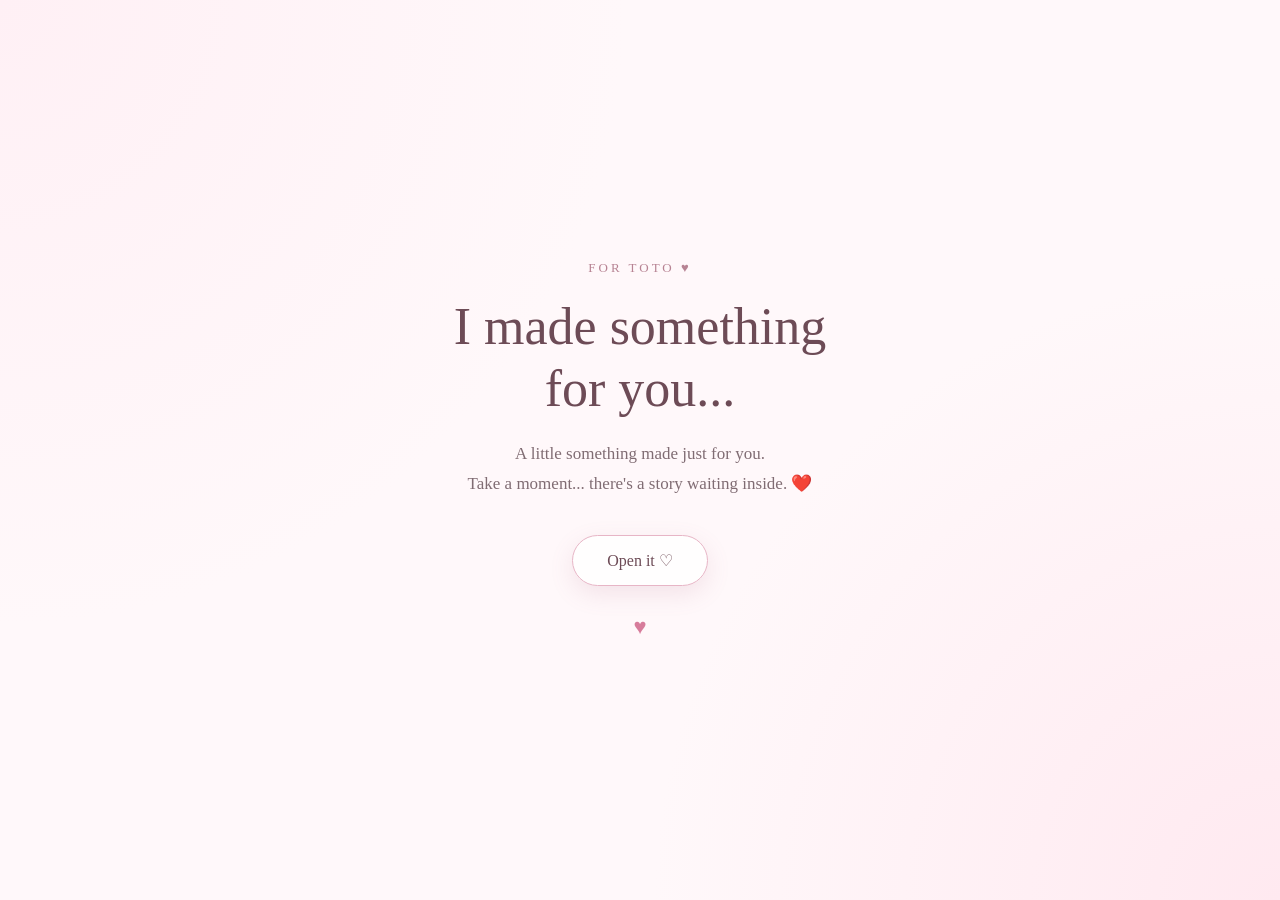
<file: index.html>
<!DOCTYPE html>
<html lang="en">
<head>
    <meta charset="UTF-8">
    <meta name="viewport" content="width=device-width, initial-scale=1.0">

    <title>A Little Something For You ❤️</title>

    <style>
        * {
            margin: 0;
            padding: 0;
            box-sizing: border-box;
        }

        body {
            min-height: 100vh;
            overflow: hidden;

            display: flex;
            justify-content: center;
            align-items: center;

            background:
                radial-gradient(circle at top left, #fff0f5, transparent 40%),
                radial-gradient(circle at bottom right, #ffe9f0, transparent 40%),
                #fff8fa;

            font-family: Georgia, "Times New Roman", serif;
            color: #6d4b56;
        }

        .welcome {
            text-align: center;
            padding: 30px;
            max-width: 600px;

            animation: fadeIn 1.5s ease forwards;
        }

        .small-text {
            font-size: 13px;
            letter-spacing: 3px;
            text-transform: uppercase;

            color: #b78393;

            margin-bottom: 20px;
        }

        h1 {
            font-size: clamp(34px, 8vw, 52px);
            font-weight: normal;
            line-height: 1.2;

            margin-bottom: 18px;
        }

        .message {
            font-size: 17px;
            line-height: 1.8;

            color: #806c73;

            margin-bottom: 35px;
        }

        .open-button {
            display: inline-block;

            padding: 15px 34px;

            background: rgba(255, 255, 255, 0.9);

            color: #6d4b56;
            text-decoration: none;

            border: 1px solid #e7b5c6;
            border-radius: 40px;

            font-size: 16px;

            box-shadow:
                0 8px 25px rgba(170, 100, 125, 0.14);

            transition: all 0.3s ease;
        }

        .open-button:hover {
            transform: translateY(-4px) scale(1.03);

            box-shadow:
                0 14px 30px rgba(170, 100, 125, 0.20);
        }

        .heart {
            margin-top: 28px;

            font-size: 22px;
            color: #d77c9b;

            animation: heartbeat 1.8s infinite ease-in-out;
        }

        /* Floating hearts */
        .floating-heart {
            position: fixed;

            color: #e8b4c5;
            opacity: 0.4;

            pointer-events: none;

            animation: float 5s linear infinite;
        }

        .heart1 {
            left: 12%;
            bottom: -30px;
            font-size: 20px;
            animation-delay: 0s;
        }

        .heart2 {
            left: 75%;
            bottom: -30px;
            font-size: 16px;
            animation-delay: 1s;
        }

        .heart3 {
            left: 88%;
            bottom: -30px;
            font-size: 24px;
            animation-delay: 2s;
        }

        .heart4 {
            left: 30%;
            bottom: -30px;
            font-size: 14px;
            animation-delay: 3s;
        }

        @keyframes fadeIn {
            from {
                opacity: 0;
                transform: translateY(15px);
            }

            to {
                opacity: 1;
                transform: translateY(0);
            }
        }

        @keyframes heartbeat {
            0%, 100% {
                transform: scale(1);
            }

            50% {
                transform: scale(1.15);
            }
        }

        @keyframes float {
            0% {
                transform: translateY(0) rotate(0deg);
                opacity: 0;
            }

            15% {
                opacity: 0.35;
            }

            85% {
                opacity: 0.35;
            }

            100% {
                transform: translateY(-110vh) rotate(25deg);
                opacity: 0;
            }
        }

        @media (max-width: 600px) {
            .welcome {
                padding: 25px;
            }

            .message {
                font-size: 15px;
            }

            .open-button {
                padding: 14px 30px;
            }
        }
    </style>
</head>

<body>

    <!-- Floating hearts -->
    <div class="floating-heart heart1">♡</div>
    <div class="floating-heart heart2">♡</div>
    <div class="floating-heart heart3">♡</div>
    <div class="floating-heart heart4">♡</div>

    <main class="welcome">

        <div class="small-text">
            For Toto ♥️
        </div>

        <h1>
            I made something<br>
            for you...
        </h1>

        <p class="message">
            A little something made just for you.<br>
            Take a moment... there's a story waiting inside. ❤️
        </p>

        <a href="home.html" class="open-button">
            Open it ♡
        </a>

        <div class="heart">
            ♥
        </div>

    </main>

</body>
</html>
</file>
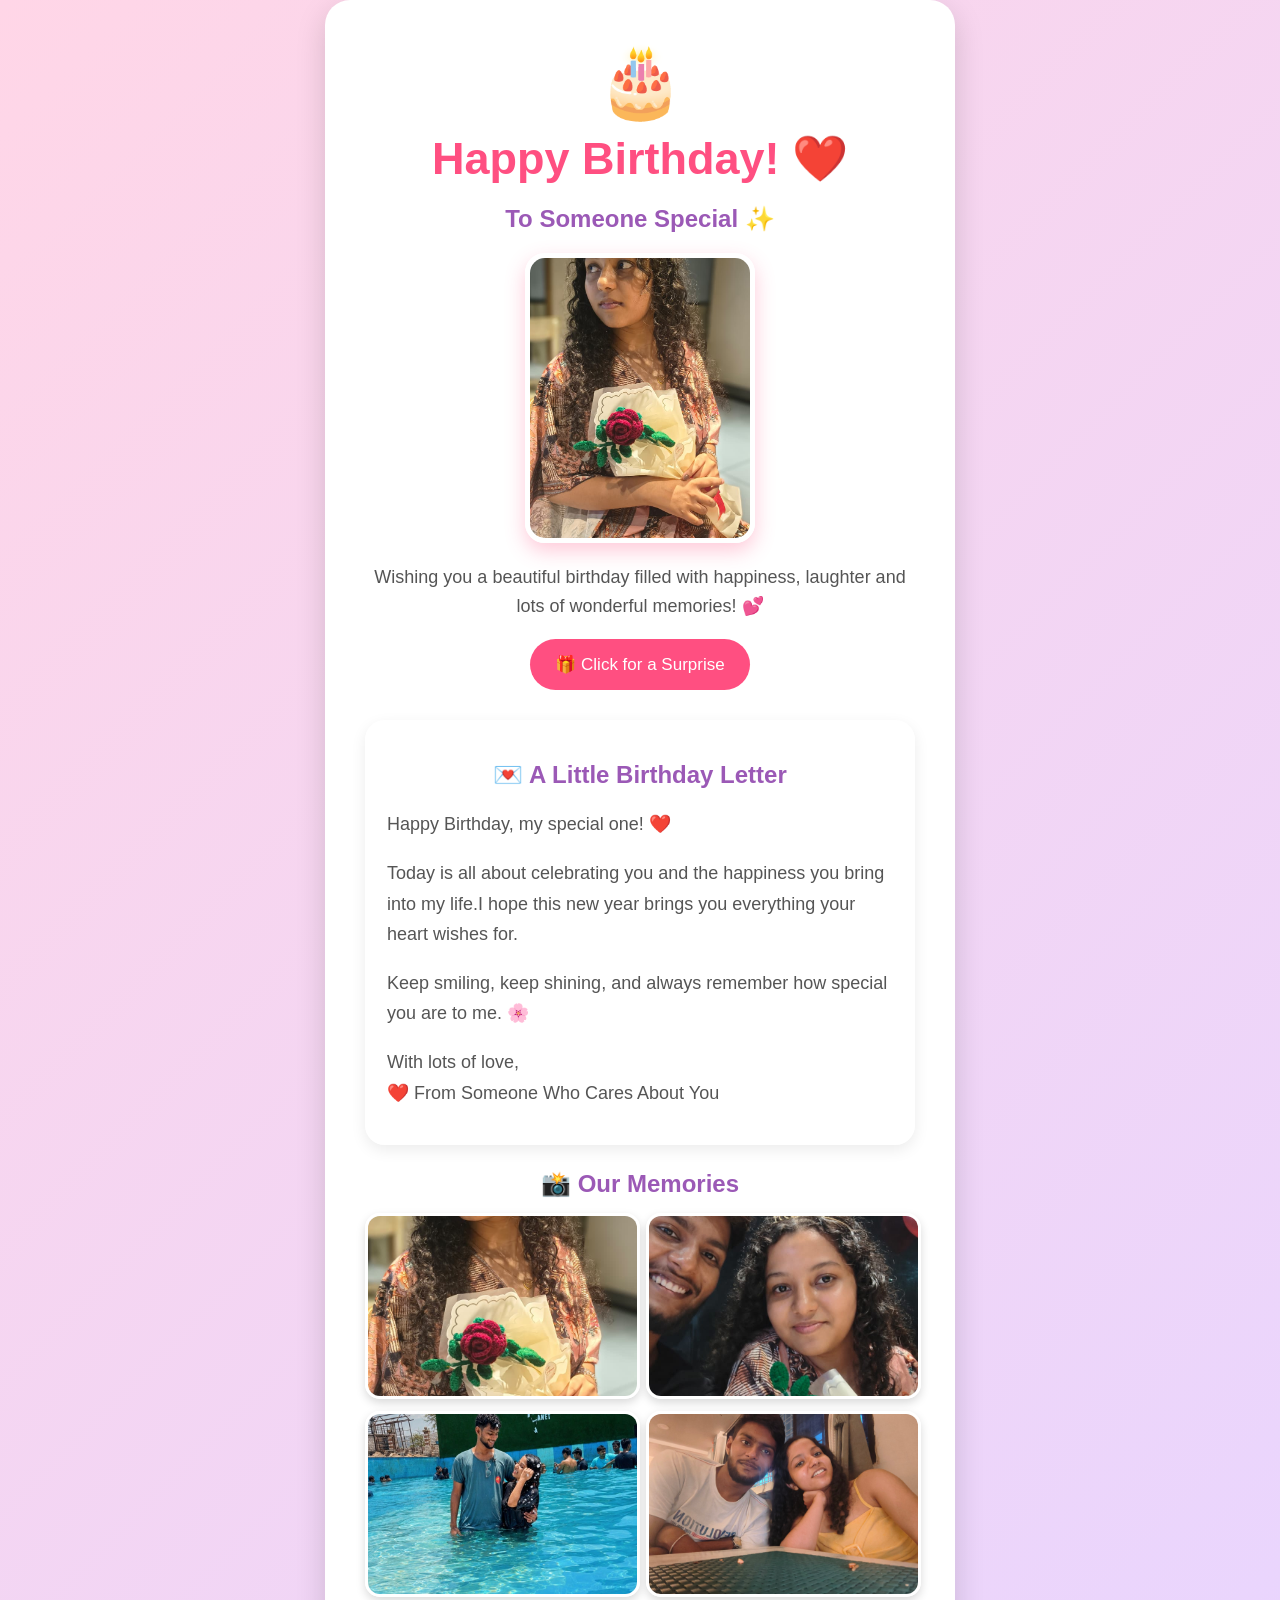
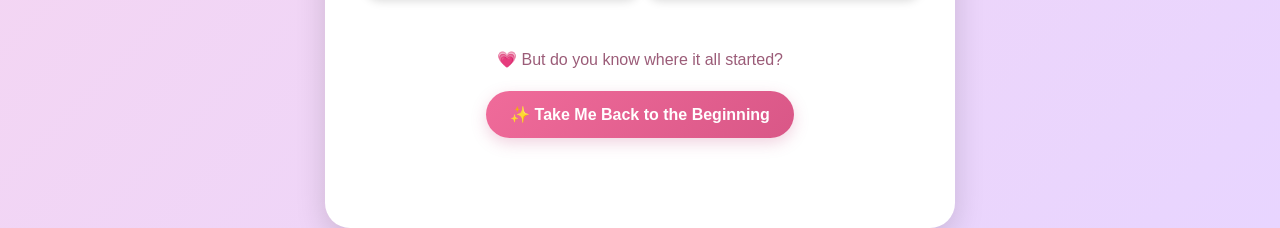
<file: home.html>
<!DOCTYPE html>
<html lang="en">
<head>
    <meta charset="UTF-8">
    <meta name="viewport" content="width=device-width, initial-scale=1.0">
    <title>Happy Birthday ❤️</title>

    <link rel="stylesheet" href="style.css">
</head>

<body>

    <div class="birthday-card">

        <div class="emoji">🎂</div>

        <h1>Happy Birthday! ❤️</h1>

        <h2>To Someone Special ✨</h2>

        <img src="images/birthday.jpg.jpeg" alt="Birthday Photo" class="birthday-photo">

        <p>
            Wishing you a beautiful birthday filled with
            happiness, laughter and lots of wonderful memories! 💕
        </p>

  <button onclick="showSurprise()">🎁 Click for a Surprise</button>

<div id="surprise"></div>

<div class="letter">
    <h2>💌 A Little Birthday Letter</h2>

    <p>
        Happy Birthday, my special one! ❤️
    </p>

    <p>
        Today is all about celebrating you and the happiness
        you bring into my life.I hope this new year brings 
        you everything your heart wishes for.
    </p>

    <p>
        Keep smiling, keep shining, and always remember
        how special you are to me. 🌸
    </p>

    <p>
        With lots of love,<br>
        ❤️ From Someone Who Cares About You
    </p>
</div>

<div class="gallery">
    <h2>📸 Our Memories</h2>

    <div class="photo-grid">
       <img src="images/birthday.jpg.jpeg" alt="Memory 1">
<img src="images/photo2.jpg.jpeg" alt="Memory 2">
<img src="images/photo3.jpg.jpeg" alt="Memory 3">
<img src="images/photo4.jpg.jpeg" alt="Memory 4">
    </div>
</div>
<div class="story-link">
    <p>💗 But do you know where it all started?</p>

    <a href="story.html">
        ✨ Take Me Back to the Beginning
    </a>
</div>
<div class="hearts">
    <span>❤️</span>
    <span>💕</span>
    <span>💖</span>
    <span>💗</span>
    <span>💝</span>
</div>

    </div>

    <script src="script.js"></script>
</body>
</html>
</file>
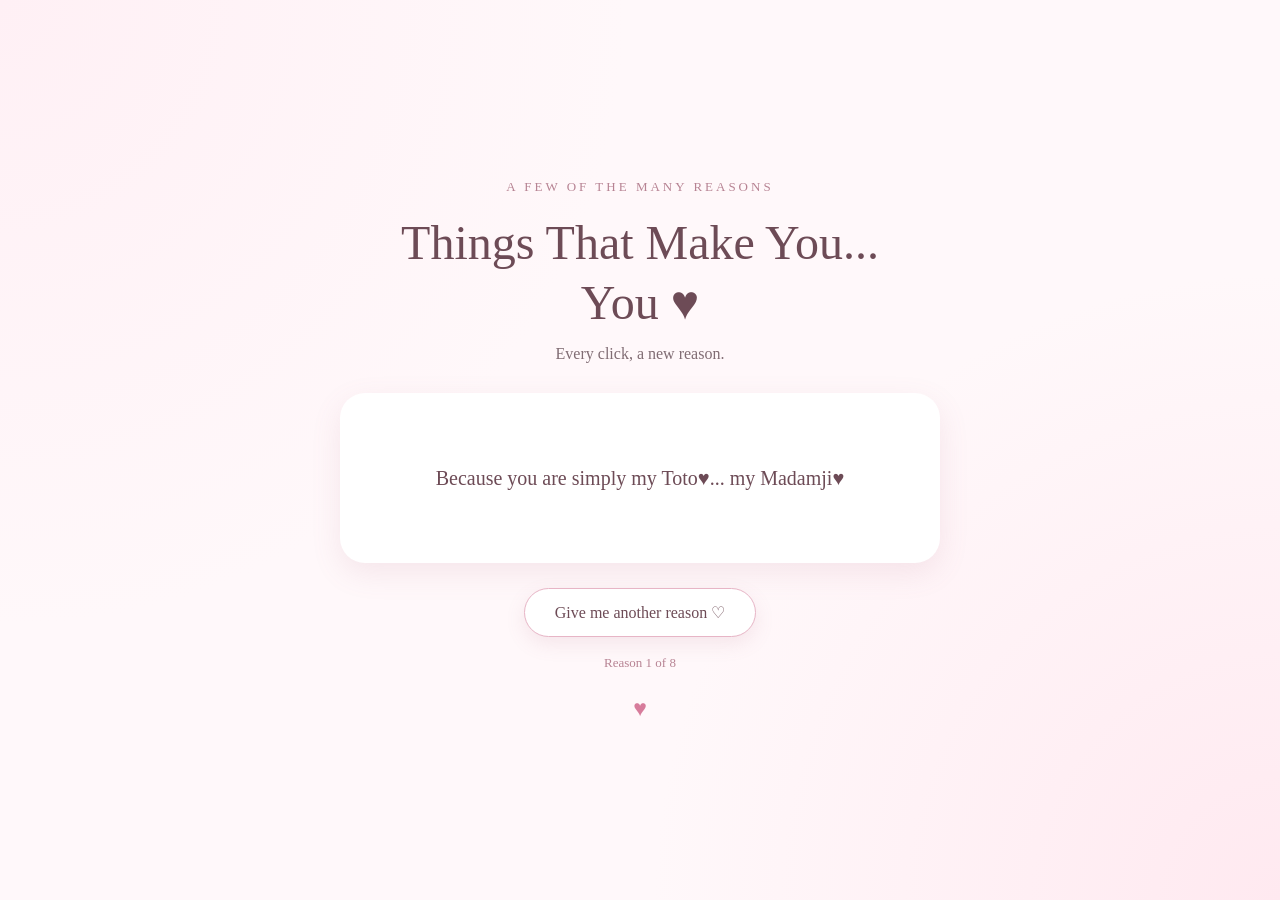
<file: reasons.html>
<!DOCTYPE html>
<html lang="en">
<head>
    <meta charset="UTF-8">
    <meta name="viewport" content="width=device-width, initial-scale=1.0">

    <title>Things That Make You... You ❤️</title>

    <style>
        * {
            margin: 0;
            padding: 0;
            box-sizing: border-box;
        }

        body {
            min-height: 100vh;
            display: flex;
            justify-content: center;
            align-items: center;

            background:
                radial-gradient(circle at top left, #fff0f5, transparent 40%),
                radial-gradient(circle at bottom right, #ffe9f0, transparent 40%),
                #fff8fa;

            font-family: Georgia, "Times New Roman", serif;
            color: #6d4b56;

            padding: 25px;
        }

        .reasons-page {
            width: 100%;
            max-width: 600px;
            text-align: center;
        }

        .small-text {
            font-size: 13px;
            letter-spacing: 3px;
            text-transform: uppercase;
            color: #b78393;
            margin-bottom: 18px;
        }

        h1 {
            font-size: clamp(32px, 8vw, 48px);
            font-weight: normal;
            line-height: 1.25;
            margin-bottom: 12px;
        }

        .subtitle {
            color: #806c73;
            font-size: 16px;
            margin-bottom: 30px;
        }

        /* Reason box */

        .reason-box {
            background: #ffffff;

            min-height: 170px;

            padding: 35px 30px;

            border-radius: 25px;

            display: flex;
            justify-content: center;
            align-items: center;

            box-shadow: 0 10px 30px rgba(170, 100, 125, 0.12);

            margin-bottom: 25px;
        }

        #reason {
            font-size: 20px;
            line-height: 1.7;
            color: #6d4b56;

            transition: opacity 0.3s ease;
        }

        /* Button */

        .reason-button {
            border: 1px solid #e7b5c6;

            background: #ffffff;

            color: #6d4b56;

            padding: 14px 30px;

            border-radius: 30px;

            font-family: Georgia, "Times New Roman", serif;

            font-size: 16px;

            cursor: pointer;

            box-shadow: 0 7px 20px rgba(170, 100, 125, 0.12);

            transition: all 0.3s ease;
        }

        .reason-button:hover {
            transform: translateY(-3px);

            box-shadow: 0 12px 25px rgba(170, 100, 125, 0.18);
        }

        .counter {
            margin-top: 18px;

            font-size: 13px;

            color: #b78393;
        }

        .heart {
            margin-top: 25px;

            font-size: 23px;

            color: #d77c9b;

            animation: heartbeat 1.8s infinite ease-in-out;
        }

        @keyframes heartbeat {
            0%, 100% {
                transform: scale(1);
            }

            50% {
                transform: scale(1.15);
            }
        }

        @media (max-width: 600px) {

            body {
                padding: 20px;
            }

            .reason-box {
                min-height: 190px;
                padding: 30px 22px;
            }

            #reason {
                font-size: 18px;
            }

            .subtitle {
                font-size: 15px;
            }
        }

   .final-message {
    display: block; !important;
    margin-top: 30px;
    padding: 20px 25px;
    color: #806c73;
    font-size: 17px;
    line-height: 1.7;
    text-align: center;
}

.final-message.show {
    display: block;
}

 </style>
</head>

<body>

    <main class="reasons-page">

        <div class="small-text">
            A few of the many reasons
        </div>

        <h1>
            Things That Make You...<br>
            You ♥️
        </h1>

        <p class="subtitle">
            Every click, a new reason.
        </p>

        <div class="reason-box">
            <p id="reason">
                Because you are simply my Toto♥️... my Madamji♥️
            </p>
        </div>

        <button class="reason-button" onclick="nextReason()">
            Give me another reason ♡
        </button>

        <div class="counter" id="counter">
            Reason 1 of 8
        </div>

        <div class="heart">
            ♥
        </div>

        <div id="final-message" style="display: block !important; margin-top: 30px; padding: 20px 25px; text-align: center; color: #806c73; font-size: 17px; line-height: 1.7;">
    And after all these reasons, there's still one thing I know for sure...<br>
    I'm really lucky to have you. ❤️
</div>

    </main>


    <script>

        const reasons = [

            "Because you are simply my Toto♥️... my Madamji♥️",

            "Because you are always Khi khi khi khi with me... Hehe😁",

            "Because you are the most beautiful soul I have met 😘",

            "Because aapke sath random conversation become memory 💗",

            "Because your adorablely Masoom sometime ♥️ (Everytime)",

            "Because you can make me laugh without even trying 😙",

            "Because behind all the nakhre and Taane, there is a very caring person ♥️🫂",

            "Because... jitni bhi reason du kam hai yaar...<br><br>I LOVE YOU😘"

        ];

        let currentReason = 0;


        function nextReason() {

            currentReason++;

            if (currentReason >= reasons.length) {
                currentReason = 0;
            }

            const reasonElement = document.getElementById("reason");

            reasonElement.style.opacity = "0";

            setTimeout(() => {

                reasonElement.innerHTML = reasons[currentReason];

                reasonElement.style.opacity = "1";

                document.getElementById("counter").textContent =
                    "Reason " + (currentReason + 1) + " of " + reasons.length;

            }, 250);
        }

       if (currentReason === reasons.length - 1) {
    document.getElementById("final-message").style.display = "block";
} else {
    document.getElementById("final-message").style.display = "none";
}

    </script>

</body>
</html>
</file>
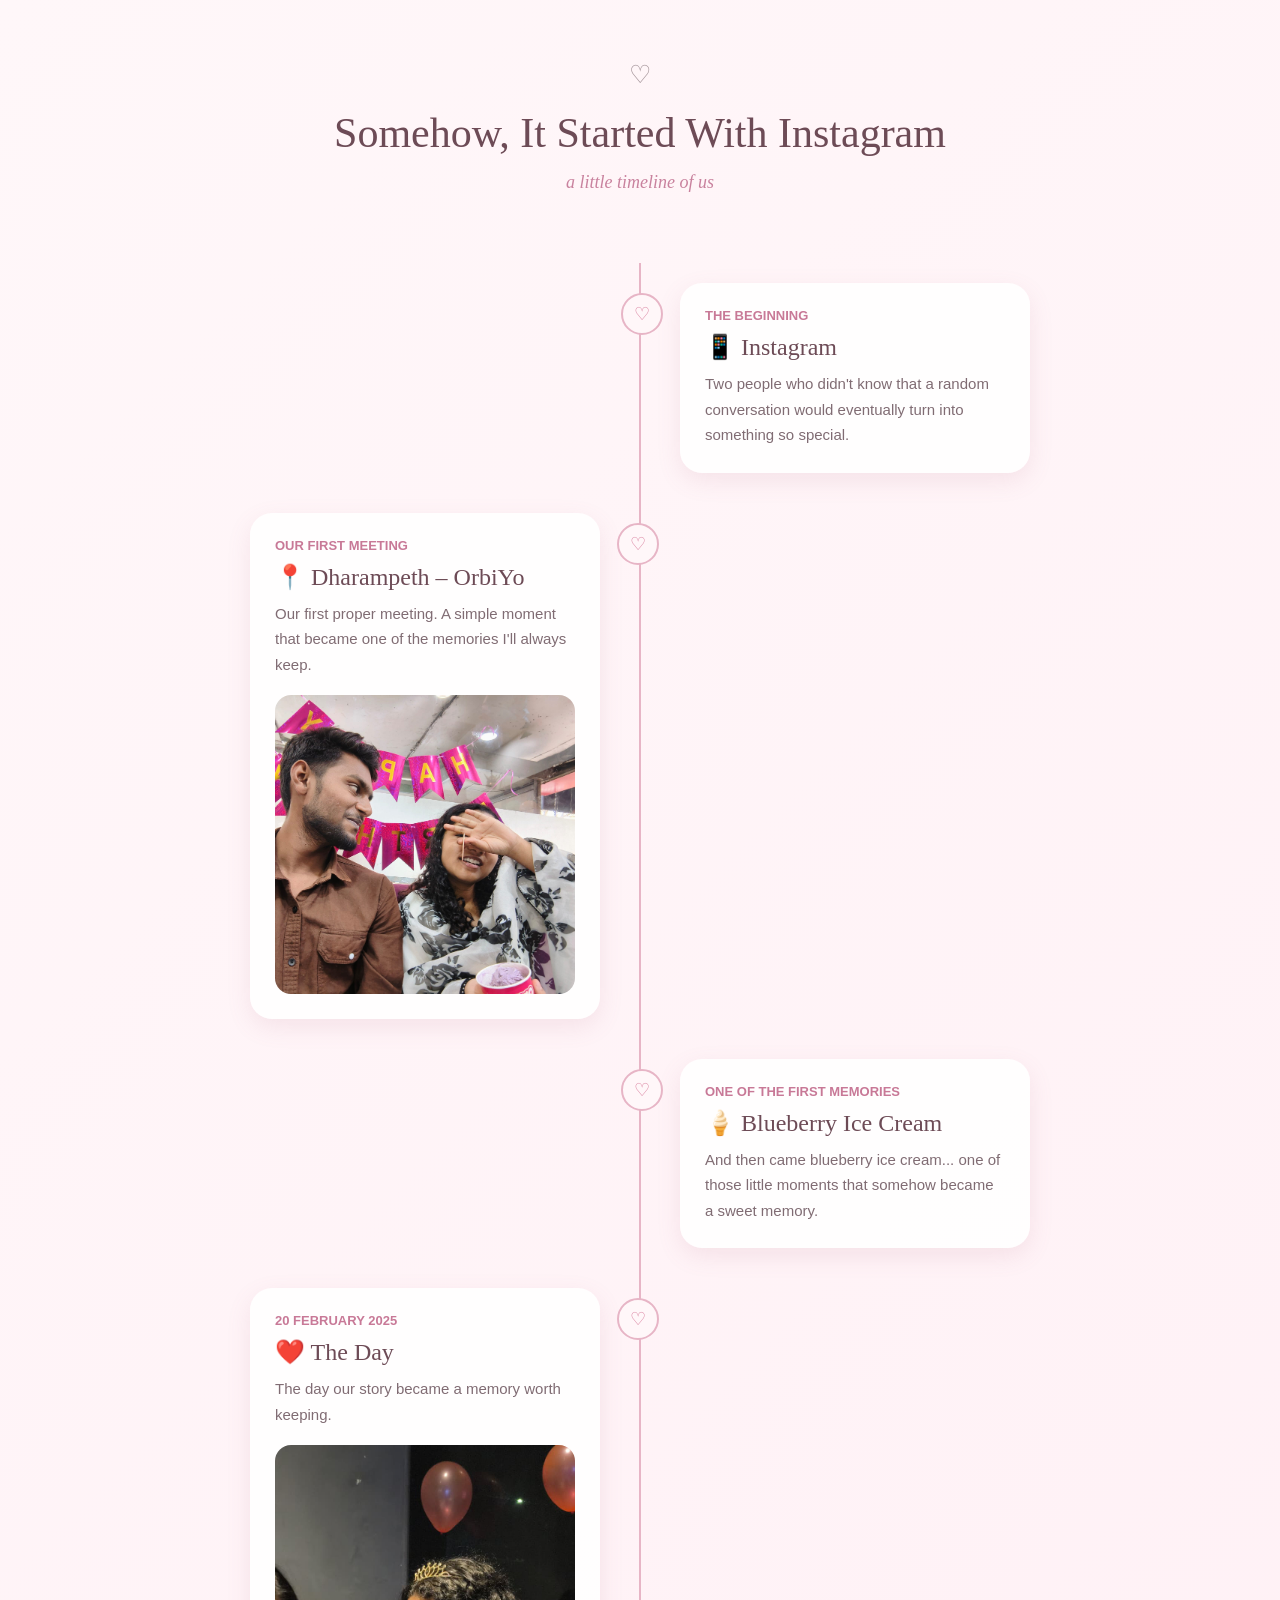
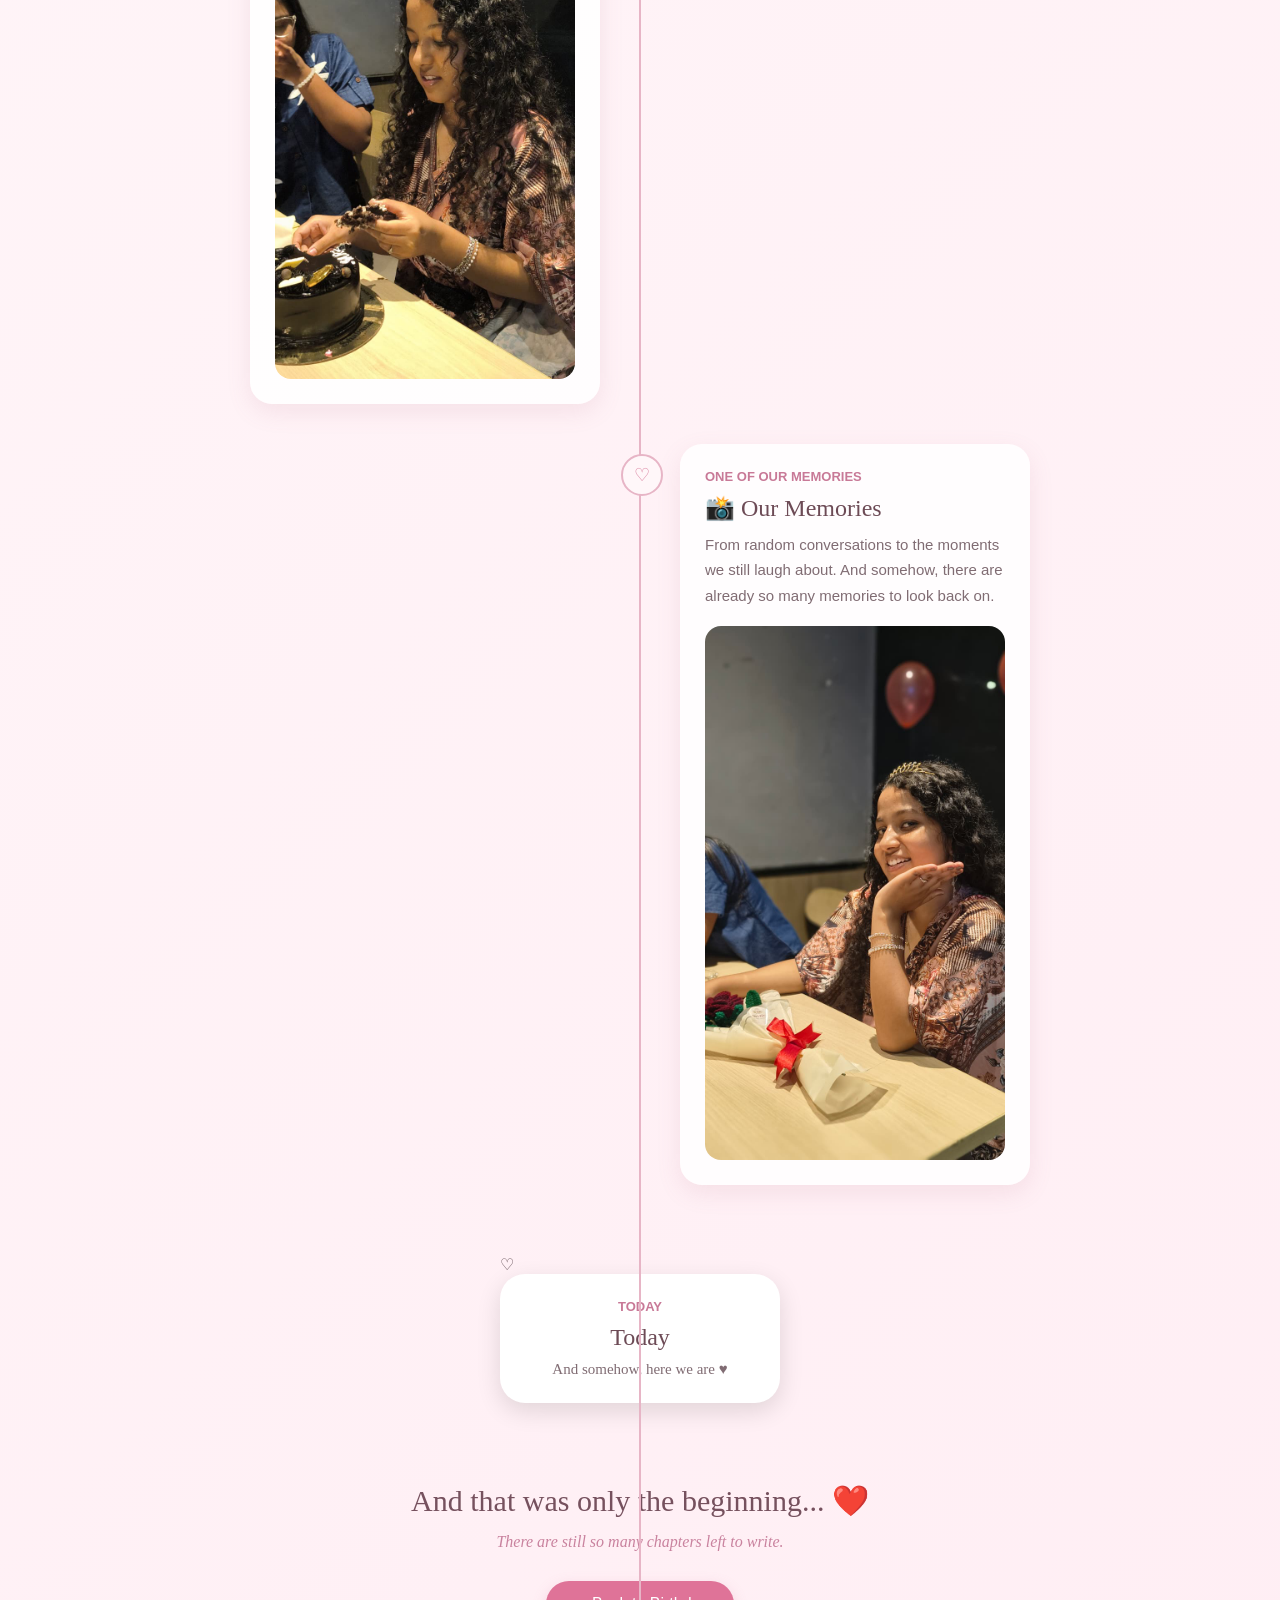
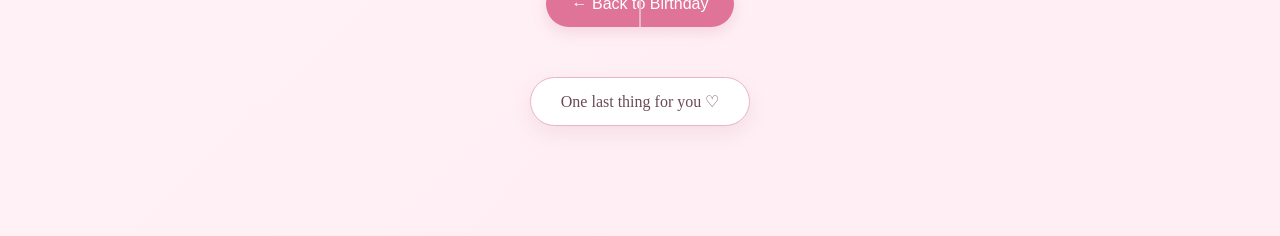
<file: story.html>
<!DOCTYPE html>
<html lang="en">
<head>
    <meta charset="UTF-8">
    <meta name="viewport" content="width=device-width, initial-scale=1.0">

    <title>How It All Started ❤️</title>

    <style>
        * {
            box-sizing: border-box;
            margin: 0;
            padding: 0;
        }

        body {
            font-family: Georgia, serif;
            background: linear-gradient(135deg, #fff7f9, #ffeef4);
            color: #5f4b52;
            overflow-x: hidden;
        }

        .story-page {
            max-width: 900px;
            margin: auto;
            padding: 60px 20px;
        }

        /* HEADER */

        .header {
            text-align: center;
            margin-bottom: 70px;
        }

        .heart {
            font-size: 25px;
            opacity: 0.6;
            margin-bottom: 20px;
        }

        .header h1 {
            font-size: 42px;
            font-weight: normal;
            color: #6d4b56;
            margin-bottom: 15px;
        }

        .header p {
            font-size: 18px;
            color: #c9829e;
            font-style: italic;
        }

        /* TIMELINE */

        .timeline {
            position: relative;
        }

        .timeline::before {
            content: "";
            position: absolute;
            left: 50%;
            top: 0;
            bottom: 0;
            width: 2px;
            background: #e7b5c6;
            transform: translateX(-50%);
        }

        .event {
            width: 50%;
            padding: 20px 40px;
            position: relative;
            opacity: 0;
            transform: translateY(40px);
            animation: appear 0.8s ease forwards;
        }

        .event:nth-child(1) {
            animation-delay: 0.2s;
        }

        .event:nth-child(2) {
            animation-delay: 0.4s;
        }

        .event:nth-child(3) {
            animation-delay: 0.6s;
        }

        .event:nth-child(4) {
            animation-delay: 0.8s;
        }

        .event:nth-child(5) {
            animation-delay: 1s;
        }

        .left {
            left: 0;
            text-align: right;
        }

        .right {
            left: 50%;
        }

        .card {
            background: rgba(255, 255, 255, 0.85);
            padding: 25px;
            border-radius: 22px;
            box-shadow: 0 8px 25px rgba(170, 100, 125, 0.12);
            display: inline-block;
            max-width: 360px;
            text-align: left;
        }

        .card h2 {
            font-size: 24px;
            font-weight: normal;
            color: #6d4b56;
            margin-bottom: 10px;
        }

        .card p {
            font-family: Arial, sans-serif;
            font-size: 15px;
            line-height: 1.7;
            color: #806c73;
        }

        .date {
            font-family: Arial, sans-serif;
            font-size: 13px;
            color: #c87997;
            margin-bottom: 10px;
            font-weight: bold;
        }

        /* PHOTO */

        .card img {
            width: 100%;
            margin-top: 18px;
            border-radius: 16px;
            display: block;
        }

        /* TIMELINE DOT */

        .event::after {
            content: "♡";
            position: absolute;
            top: 30px;
            width: 38px;
            height: 38px;
            background: #fff7f9;
            border: 2px solid #e7b5c6;
            border-radius: 50%;
            display: flex;
            align-items: center;
            justify-content: center;
            color: #d77c9b;
            font-size: 18px;
            z-index: 2;
        }

        .left::after {
            right: -19px;
        }

        .right::after {
            left: -19px;
        }

        /* END */

        .ending {
            text-align: center;
            margin-top: 80px;
        }

        .ending h2 {
            font-size: 30px;
            font-weight: normal;
            color: #76515e;
        }

        .ending p {
            margin-top: 15px;
            color: #c9829e;
            font-style: italic;
        }

        .back-btn {
            display: inline-block;
            margin-top: 30px;
            padding: 14px 26px;
            border-radius: 30px;
            background: #df7398;
            color: white;
            text-decoration: none;
            font-family: Arial, sans-serif;
            box-shadow: 0 5px 15px rgba(200, 100, 140, 0.2);
        }

        @keyframes appear {
            to {
                opacity: 1;
                transform: translateY(0);
            }
        }

        /* MOBILE */

        @media (max-width: 650px) {

            .story-page {
                padding: 45px 15px;
            }

            .header h1 {
                font-size: 31px;
            }

            .header p {
                font-size: 16px;
            }

            .timeline::before {
                left: 20px;
            }

            .event,
            .left,
            .right {
                width: 100%;
                left: 0;
                padding: 20px 10px 20px 55px;
                text-align: left;
            }

            .card {
                width: 100%;
                max-width: none;
            }

            .event::after,
            .left::after,
            .right::after {
                left: 1px;
                right: auto;
            }
        }
    </style>
</head>

<body>

<div class="story-page">

    <div class="header">
        <div class="heart">♡</div>

        <h1>Somehow, It Started With Instagram</h1>

        <p>a little timeline of us</p>
    </div>


    <div class="timeline">

        <!-- EVENT 1 -->

        <div class="event right">

            <div class="card">

                <div class="date">THE BEGINNING</div>

                <h2>📱 Instagram</h2>

                <p>
                    Two people who didn't know that
                    a random conversation would eventually
                    turn into something so special.
                </p>

            </div>

        </div>


        <!-- EVENT 2 -->

 <div class="event left">

    <div class="card">

        <div class="date">OUR FIRST MEETING</div>

        <h2>📍 Dharampeth – OrbiYo</h2>

        <p>
            Our first proper meeting.
            A simple moment that became one of
            the memories I'll always keep.
        </p>

        <img src="images/dharampeth.jpg.jpeg" alt="Our first meeting">

    </div>

</div>


        <!-- EVENT 3 -->

        <div class="event right">

            <div class="card">

                <div class="date">ONE OF THE FIRST MEMORIES</div>

                <h2>🍦 Blueberry Ice Cream</h2>

                <p>
                    And then came blueberry ice cream...
                    one of those little moments that
                    somehow became a sweet memory.
                </p>

            </div>

        </div>


        <!-- EVENT 4 -->

  <div class="event left">

    <div class="card">

        <div class="date">20 FEBRUARY 2025</div>

        <h2>❤️ The Day</h2>

        <p>
            The day our story became
            a memory worth keeping.
        </p>

        <img src="images/february-20.jpg.jpeg" alt="20 February 2025">

    </div>

</div>


        <!-- EVENT 5 -->

<div class="event right">

    <div class="card">

        <div class="date">ONE OF OUR MEMORIES</div>

        <h2>📸 Our Memories</h2>

        <p>
            From random conversations
            to the moments we still laugh about.
            And somehow, there are already
            so many memories to look back on.
        </p>

        <img src="images/memories.jpg.jpeg" alt="One of our memories">

    </div>

</div>


      <div style="
      display: flex;
      justify-content: center;
      width: 100%;
      margin: 50px 0 30px 0;
">

<div class="today">

    <!-- Heart circle on the timeline -->
     <div class="today-dot">♡</div>

     <!-- White Today box -->
    <div style="
        background: white;
        padding: 25px 35px;
        border-radius: 25px;
        width: 280px;
        text-align: center;
        box-shadow: 0 8px 25px rgba(0,0,0,0.12);
        box-sizing: border-box;
    ">
        
        <div class="date">TODAY</div>

        <h2 style="
            margin: 8px 0 10px 0;
            color: #6d4b56;
            font-size: 24px;
            font-weight: normal;
        ">
            Today
        </h2>

        <p style="
            margin: 0;
            color: #806c73;
            font-size: 15px;
        ">
            And somehow, here we are ♥️
        </p>

    </div>

</div>

    </div>


    <div class="ending">

        <h2>And that was only the beginning... ❤️</h2>

        <p>There are still so many chapters left to write.</p>

        <a href="index.html" class="back-btn">
            ← Back to Birthday
        </a>

    </div>

</div>

<div style="
    text-align: center;
    margin: 50px 0;
">

    <a href="reasons.html" style="
        display: inline-block;
        padding: 14px 30px;
        background: white;
        color: #6d4b56;
        text-decoration: none;
        border: 1px solid #e7b5c6;
        border-radius: 30px;
        font-size: 16px;
        box-shadow: 0 8px 20px rgba(170, 100, 125, 0.12);
    ">
        One last thing for you ♡
    </a>

</div>

</body>
</html>
</file>
<file: style.css>
body {
    margin: 0;
    min-height: 100vh;
    display: flex;
    justify-content: center;
    align-items: center;
    text-align: center;

    background: linear-gradient(135deg, #ffd6e7, #e8d5ff);
    font-family: Arial, sans-serif;
}

.birthday-card {
    width: 80%;
    max-width: 550px;
    padding: 40px;
    background: white;
    border-radius: 25px;
    box-shadow: 0 10px 30px rgba(0, 0, 0, 0.15);
}

.emoji {
    font-size: 70px;
}

h1 {
    color: #ff4f81;
    font-size: 45px;
    margin: 10px 0;
}

h2 {
    color: #9b59b6;
}

p {
    color: #555;
    font-size: 18px;
    line-height: 1.6;
}

button {
    border: none;
    padding: 15px 25px;
    border-radius: 30px;
    background: #ff4f81;
    color: white;
    font-size: 17px;
    cursor: pointer;
}

.birthday-photo {
    width: 220px;
    height: 280px;
    object-fit: cover;
    border-radius: 20px;
    margin: 20px auto;
    display: block;
    border: 5px solid white;
    box-shadow: 0 8px 20px rgba(255, 80, 130, 0.3);
}

.hearts {
    position: fixed;
    top: 0;
    left: 0;
    width: 100%;
    height: 100%;
    pointer-events: none;
    overflow: hidden;
}

.hearts span {
    position: absolute;
    bottom: -50px;
    font-size: 25px;
    animation: floatHeart 6s linear infinite;
}

.hearts span:nth-child(1) {
    left: 10%;
    animation-delay: 0s;
}

.hearts span:nth-child(2) {
    left: 30%;
    animation-delay: 2s;
}

.hearts span:nth-child(3) {
    left: 50%;
    animation-delay: 1s;
}

.hearts span:nth-child(4) {
    left: 70%;
    animation-delay: 3s;
}

.hearts span:nth-child(5) {
    left: 90%;
    animation-delay: 4s;
}

@keyframes floatHeart {
    0% {
        transform: translateY(0);
        opacity: 0;
    }

    20% {
        opacity: 1;
    }

    100% {
        transform: translateY(-100vh);
        opacity: 0;
    }
}

.surprise-message {
    margin-top: 20px;
    padding: 20px;
    background: rgba(255, 255, 255, 0.7);
    border-radius: 20px;
    color: #d6336c;
    font-size: 17px;
    line-height: 1.6;
    animation: surpriseAppear 0.8s ease;
}

@keyframes surpriseAppear {
    from {
        opacity: 0;
        transform: scale(0.8);
    }

    to {
        opacity: 1;
        transform: scale(1);
    }
}

/* Mobile-friendly design */
@media (max-width: 600px) {

    body {
        padding: 15px;
    }

    .card {
        width: 100%;
        max-width: 100%;
        padding: 25px 18px;
        box-sizing: border-box;
    }

    h1 {
        font-size: 32px;
    }

    h2 {
        font-size: 22px;
    }

    p {
        font-size: 16px;
    }

    .birthday-photo {
        width: 180px;
        height: 230px;
    }

    button {
        width: 100%;
        max-width: 280px;
        padding: 14px;
        font-size: 16px;
    }

    .surprise-message {
        font-size: 15px;
        padding: 16px;
    }
}

.letter {
    margin-top: 30px;
    padding: 22px;
    background: rgba(255, 255, 255, 0.75);
    border-radius: 20px;
    text-align: left;
    box-shadow: 0 5px 15px rgba(0, 0, 0, 0.08);
}

.letter h2 {
    text-align: center;
    margin-bottom: 20px;
}

.letter p {
    line-height: 1.7;
    margin-bottom: 15px;
}

.gallery {
    margin-top: 30px;
}

.gallery h2 {
    text-align: center;
    margin-bottom: 20px;
}

.photo-grid {
    display: grid;
    grid-template-columns: repeat(2, 1fr);
    gap: 12px;
}

.photo-grid img {
    width: 100%;
    height: 180px;
    object-fit: cover;
    border-radius: 15px;
    border: 3px solid white;
    box-shadow: 0 5px 15px rgba(0, 0, 0, 0.15);
}

@media (max-width: 600px) {
    .photo-grid img {
        height: 150px;
    }
}

/* Photo Gallery */
.gallery {
    margin-top: 25px;
    text-align: center;
}

.gallery h2 {
    color: #9b59b6;
    margin-bottom: 15px;
}

.photo-grid {
    display: grid;
    grid-template-columns: repeat(2, 1fr);
    gap: 12px;
}

.photo-grid img {
    width: 100%;
    height: 180px;
    object-fit: cover;
    border-radius: 15px;
    box-shadow: 0 4px 10px rgba(0, 0, 0, 0.15);
}

.story-link {
    text-align: center;
    margin: 50px 20px;
}

.story-link p {
    color: #9b5c78;
    font-size: 16px;
    margin-bottom: 18px;
}

.story-link a {
    display: inline-block;
    padding: 14px 24px;
    background: linear-gradient(135deg, #f06b9a, #d95787);
    color: white;
    text-decoration: none;
    border-radius: 30px;
    font-weight: bold;
    box-shadow: 0 5px 15px rgba(200, 80, 130, 0.25);
}

.today {
    position: relative;
    display: flex !important;
    justify-content: center;
    align-items: center;

    width: 100%;
    margin-top: 55px;
    margin-bottom: 30px;
}

.today .today-dot {
    position: absolute !important;
    top: -28px !important;
    left: 50% !important;
    right: auto !important;

    transform: translateX(-50%) !important;

    width: 38px !important;
    height: 38px !important;

    background: #fff7f9 !important;
    border: 2px solid #e7b5c6 !important;
    border-radius: 50% !important;

    display: flex !important;
    align-items: center !important;
    justify-content: center !important;

    z-index: 20 !important;
}

.today-card {
    display: block !important;
    background-color: #ffffff !important;

    width: 280px;
    min-height: 120px;

    padding: 25px 30px;
    margin: 0 auto;

    border-radius: 25px;
    border: 1px solid #f0d9e1;

    text-align: center;

    box-sizing: border-box;

    box-shadow: 0 8px 25px rgba(0, 0, 0, 0.12);
}

.today-card h2 {
    font-size: 24px;
    font-weight: normal;
    color: #6d4b56;
    margin-bottom: 8px;
}

.today-card p {
    font-family: Arial, sans-serif;
    font-size: 15px;
    color: #806c73;
    margin: 0;
}
</file>
